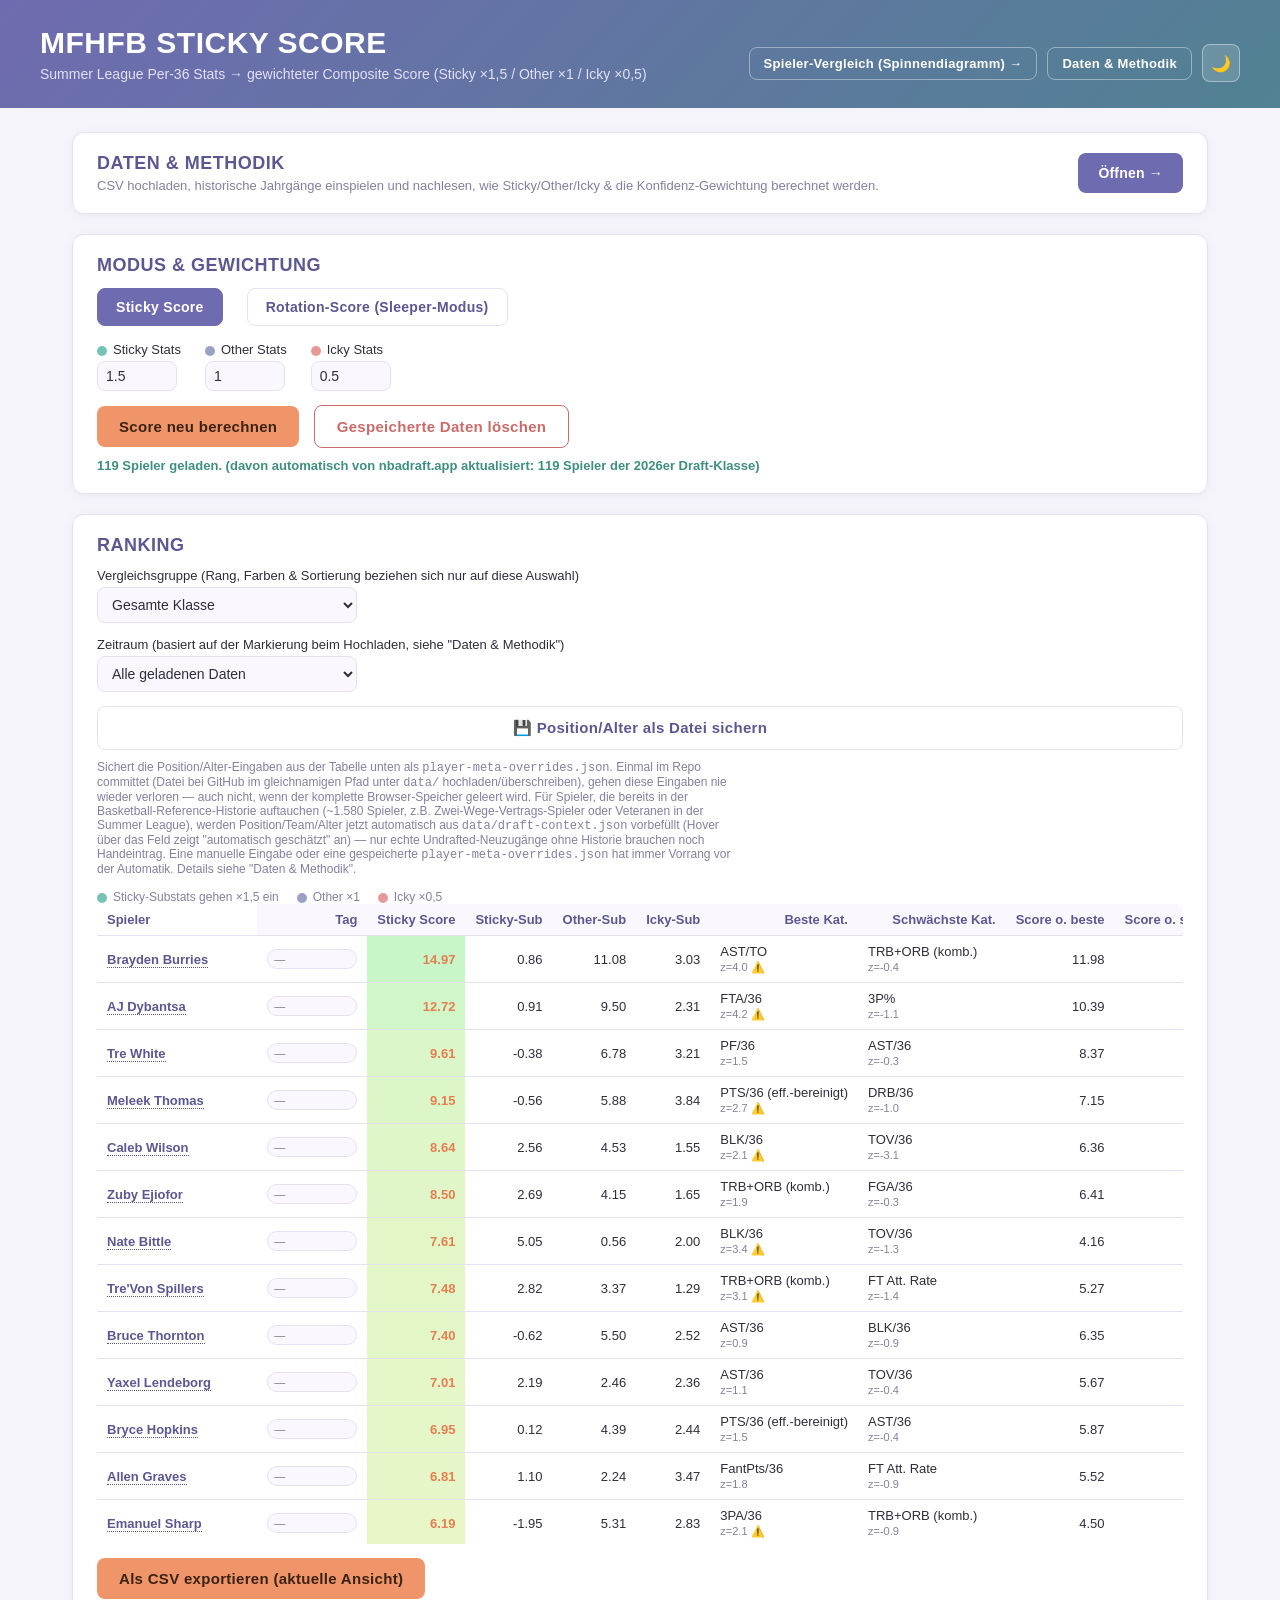
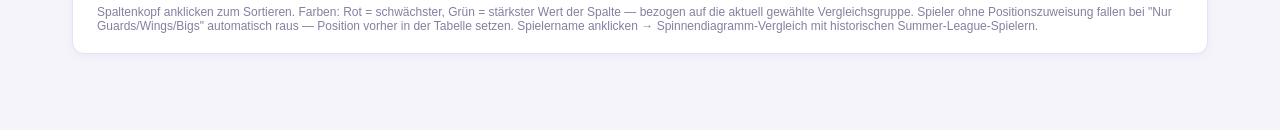
<file: index.html>
<!DOCTYPE html>
<html lang="de">
<head>
<meta charset="UTF-8">
<meta name="viewport" content="width=device-width, initial-scale=1.0">
<title>MFHFB Sticky Score</title>
<script>
(function(){
  try{
    var t = localStorage.getItem('mfhfb_theme');
    if(t === 'dark' || (!t && window.matchMedia('(prefers-color-scheme: dark)').matches)){
      document.documentElement.setAttribute('data-theme','dark');
    }
  }catch(e){}
})();
</script>
<link rel="stylesheet" href="css/style.css">
</head>
<body>

<header>
  <div class="header-row">
    <div>
      <h1>MFHFB Sticky Score</h1>
      <p>Summer League Per-36 Stats → gewichteter Composite Score (Sticky ×1,5 / Other ×1 / Icky ×0,5)</p>
    </div>
    <div class="header-actions">
      <nav><a href="player.html">Spieler-Vergleich (Spinnendiagramm) →</a></nav>
      <nav><a href="daten.html">Daten &amp; Methodik</a></nav>
      <button class="theme-toggle" id="themeToggle" aria-label="Dark Mode umschalten">🌙</button>
    </div>
  </div>
</header>

<main>

  <div class="card data-entry-card">
    <div class="txt">
      <h2>Daten &amp; Methodik</h2>
      <p>CSV hochladen, historische Jahrgänge einspielen und nachlesen, wie Sticky/Other/Icky &amp; die Konfidenz-Gewichtung berechnet werden.</p>
    </div>
    <a class="btn-link" href="daten.html">Öffnen →</a>
  </div>

  <div class="card">
    <h2>Modus &amp; Gewichtung</h2>
    <div class="weights" style="margin-bottom:16px;">
      <button id="modeStickyBtn" class="modeBtn modeActive">Sticky Score</button>
      <button id="modeRotationBtn" class="modeBtn">Rotation-Score (Sleeper-Modus)</button>
    </div>
    <div id="stickyModePanel">
      <div class="weights">
        <div class="weight-field">
          <label><span class="dot" style="background:var(--sticky)"></span>Sticky Stats</label>
          <input type="number" id="wSticky" value="1.5" step="0.1">
        </div>
        <div class="weight-field">
          <label><span class="dot" style="background:var(--other)"></span>Other Stats</label>
          <input type="number" id="wOther" value="1" step="0.1">
        </div>
        <div class="weight-field">
          <label><span class="dot" style="background:var(--icky)"></span>Icky Stats</label>
          <input type="number" id="wIcky" value="0.5" step="0.1">
        </div>
      </div>
    </div>
    <div id="rotationModePanel" style="display:none;">
      <p class="steps">
        Sucht nicht den vielseitigsten Spieler, sondern den mit <strong>einer klar tragfähigen NBA-Fähigkeit</strong> —
        das Muster hinter Spielern wie Fred VanVleet, Austin Reaves, T.J. McConnell oder Sam Hauser. Fließt ein:
        AST/TOV, STL/36 (höher gewichtet — historisch der stärkste Einzelprädiktor für NBA-Erfolg),
        FT% (nur bei ausreichend Volumen), 3P% (nur bei ausreichend Volumen), Effizienz bei geringem
        Scoring-Volumen. Ein Bonus, wenn genau <em>eine</em> dieser Kategorien stark heraussticht und der
        Rest unauffällig ist. Alter wird angezeigt, fließt aber bewusst <strong>nicht</strong> in den Score ein —
        Daten zu Second-Round-Picks zeigen, dass ältere Senioren sogar seltener in der Liga überleben als
        jüngere Spieler, "älter = fertiger" war zu pauschal.
      </p>
    </div>
    <button id="calcBtn">Score neu berechnen</button>
    <button id="resetBtn" class="btn-outline" style="margin-left:10px;color:var(--icky-strong);border-color:var(--icky-strong);">Gespeicherte Daten löschen</button>
    <div id="status"></div>
  </div>

  <div class="card" id="resultsCard" style="display:none;">
    <h2>Ranking</h2>
    <datalist id="tagOptions">
      <option value="My Guys">
      <option value="Targets">
    </datalist>
    <div class="weight-field" style="margin-bottom:14px;">
      <label>Vergleichsgruppe (Rang, Farben & Sortierung beziehen sich nur auf diese Auswahl)</label>
      <select id="positionFilter" style="padding:8px 10px;border:1px solid var(--border);border-radius:8px;font-size:14px;max-width:260px;">
        <option value="ALL">Gesamte Klasse</option>
        <option value="G">Nur Guards</option>
        <option value="W">Nur Wings</option>
        <option value="B">Nur Bigs</option>
      </select>
    </div>
    <div class="weight-field" style="margin-bottom:14px;">
      <label>Zeitraum (basiert auf der Markierung beim Hochladen, siehe "Daten & Methodik")</label>
      <select id="seasonFilter" style="padding:8px 10px;border:1px solid var(--border);border-radius:8px;font-size:14px;max-width:260px;">
        <option value="ALL">Alle geladenen Daten</option>
        <option value="2026">Nur 2026 Summer League</option>
      </select>
    </div>
    <div class="weight-field" style="margin-bottom:14px;">
      <button id="metaExportBtn" class="btn-outline" type="button">💾 Position/Alter als Datei sichern</button>
      <div class="hint" style="max-width:640px;">Sichert die Position/Alter-Eingaben aus der Tabelle unten als
      <code>player-meta-overrides.json</code>. Einmal im Repo committet (Datei bei GitHub im gleichnamigen Pfad
      unter <code>data/</code> hochladen/überschreiben), gehen diese Eingaben nie wieder verloren — auch nicht,
      wenn der komplette Browser-Speicher geleert wird. Für Spieler, die bereits in der Basketball-Reference-Historie
      auftauchen (~1.580 Spieler, z.B. Zwei-Wege-Vertrags-Spieler oder Veteranen in der Summer League), werden
      Position/Team/Alter jetzt automatisch aus <code>data/draft-context.json</code> vorbefüllt (Hover über das Feld
      zeigt "automatisch geschätzt" an) — nur echte Undrafted-Neuzugänge ohne Historie brauchen noch Handeintrag.
      Eine manuelle Eingabe oder eine gespeicherte <code>player-meta-overrides.json</code> hat immer Vorrang vor der
      Automatik. Details siehe "Daten & Methodik".</div>
    </div>
    <div class="legend" id="stickyLegend">
      <span><span class="dot" style="background:var(--sticky)"></span>Sticky-Substats gehen ×1,5 ein</span>
      <span><span class="dot" style="background:var(--other)"></span>Other ×1</span>
      <span><span class="dot" style="background:var(--icky)"></span>Icky ×0,5</span>
    </div>
    <div class="table-wrap">
      <table id="resultsTable">
        <thead><tr id="headRow"></tr></thead>
        <tbody id="bodyRows"></tbody>
      </table>
    </div>
    <button id="exportBtn" style="margin-top:14px;">Als CSV exportieren (aktuelle Ansicht)</button>
    <div class="hint">Spaltenkopf anklicken zum Sortieren. Farben: Rot = schwächster, Grün = stärkster Wert der Spalte — bezogen auf die aktuell gewählte Vergleichsgruppe. Spieler ohne Positionszuweisung fallen bei "Nur Guards/Wings/Bigs" automatisch raus — Position vorher in der Tabelle setzen. Spielername anklicken → Spinnendiagramm-Vergleich mit historischen Summer-League-Spielern.</div>
  </div>

</main>

<script src="js/theme.js"></script>
<script src="js/draft-lookup.js"></script>
<script src="js/stats.js"></script>
<script src="js/app.js"></script>
</body>
</html>
</file>
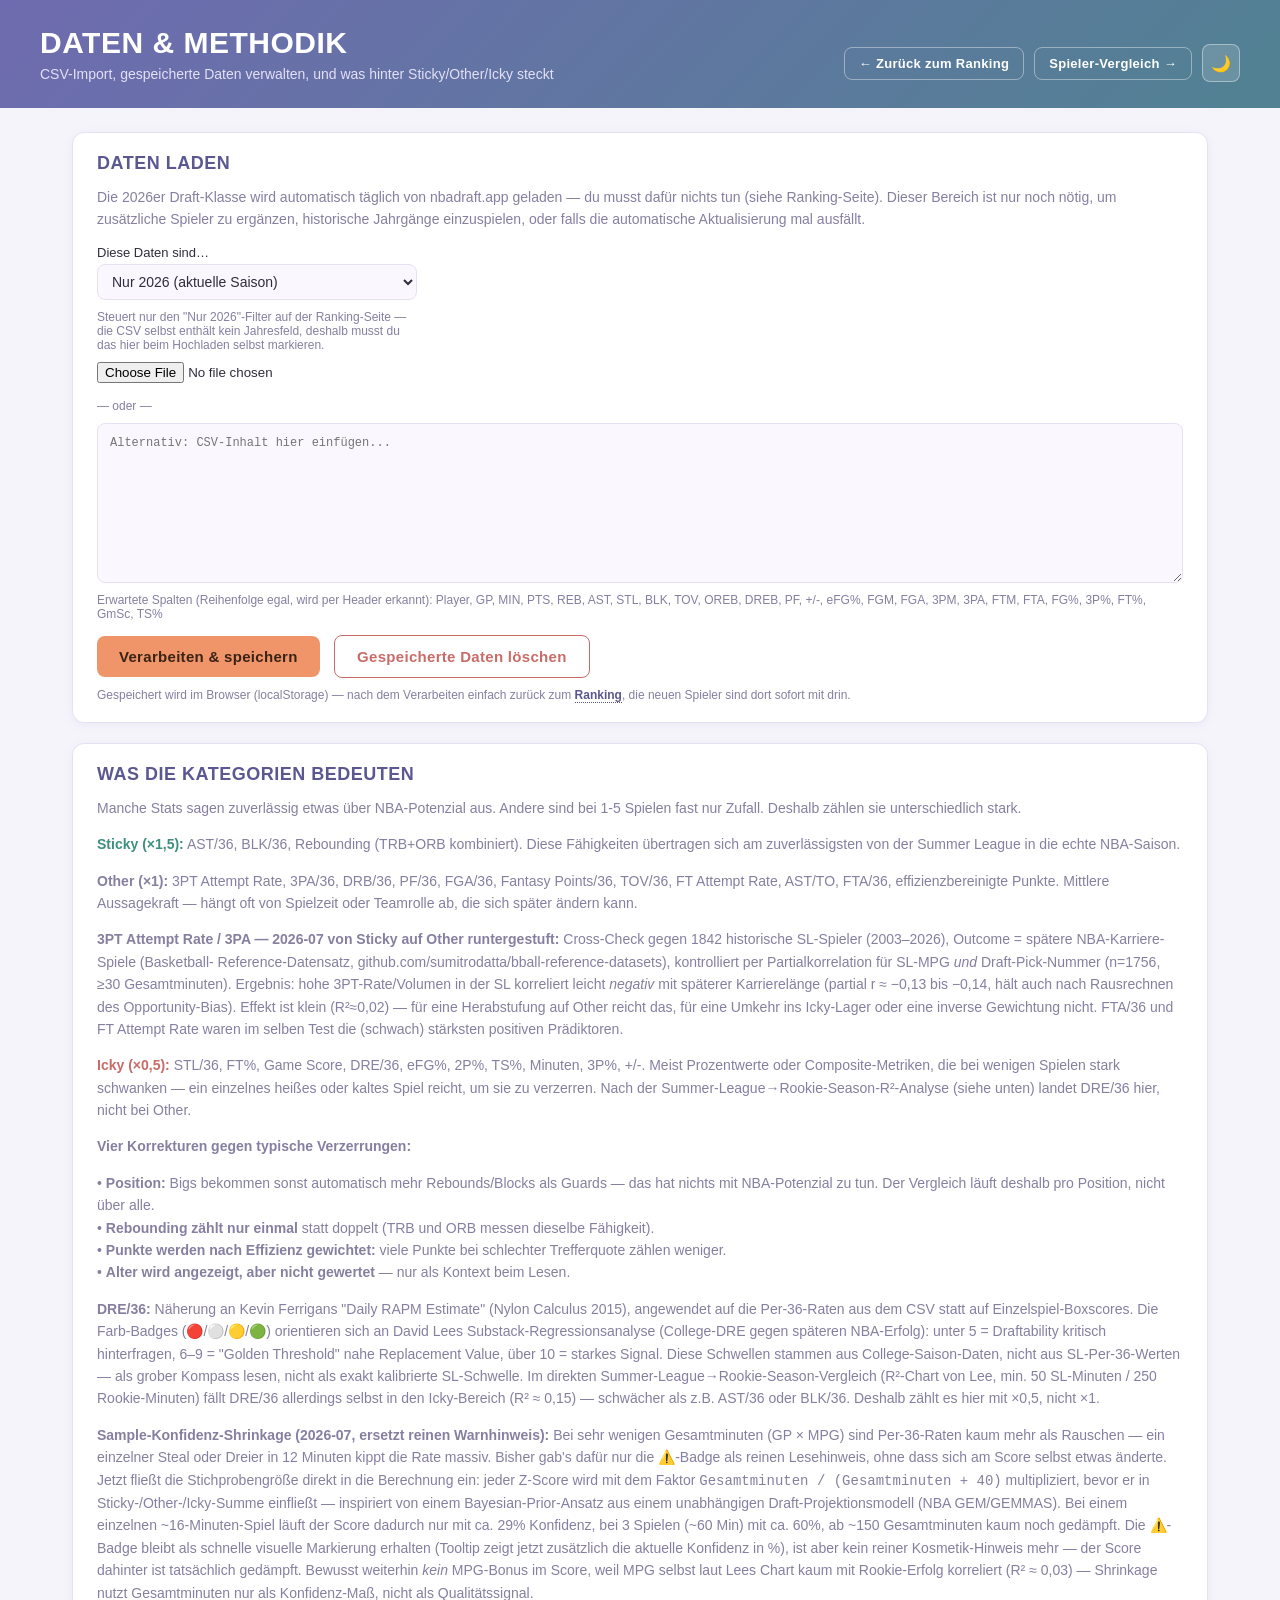
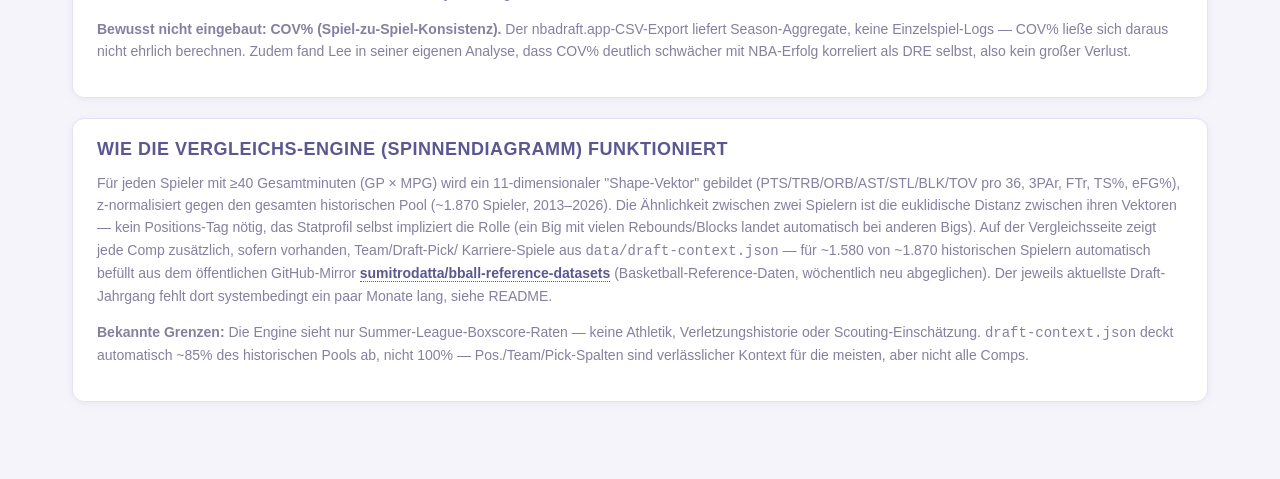
<file: daten.html>
<!DOCTYPE html>
<html lang="de">
<head>
<meta charset="UTF-8">
<meta name="viewport" content="width=device-width, initial-scale=1.0">
<title>MFHFB Sticky Score — Daten &amp; Methodik</title>
<script>
(function(){
  try{
    var t = localStorage.getItem('mfhfb_theme');
    if(t === 'dark' || (!t && window.matchMedia('(prefers-color-scheme: dark)').matches)){
      document.documentElement.setAttribute('data-theme','dark');
    }
  }catch(e){}
})();
</script>
<link rel="stylesheet" href="css/style.css">
</head>
<body>

<header>
  <div class="header-row">
    <div>
      <h1>Daten &amp; Methodik</h1>
      <p>CSV-Import, gespeicherte Daten verwalten, und was hinter Sticky/Other/Icky steckt</p>
    </div>
    <div class="header-actions">
      <nav><a href="index.html">← Zurück zum Ranking</a></nav>
      <nav><a href="player.html">Spieler-Vergleich →</a></nav>
      <button class="theme-toggle" id="themeToggle" aria-label="Dark Mode umschalten">🌙</button>
    </div>
  </div>
</header>

<main>

  <div class="card">
    <h2>Daten laden</h2>
    <p class="steps">
      Die 2026er Draft-Klasse wird automatisch täglich von nbadraft.app geladen — du musst dafür
      nichts tun (siehe Ranking-Seite). Dieser Bereich ist nur noch nötig, um zusätzliche Spieler zu ergänzen,
      historische Jahrgänge einzuspielen, oder falls die automatische Aktualisierung mal ausfällt.
    </p>
    <div class="weight-field" style="margin-bottom:10px;max-width:320px;">
      <label>Diese Daten sind…</label>
      <select id="seasonTagSelect" style="padding:8px 10px;border:1px solid var(--border);border-radius:8px;font-size:14px;width:100%;">
        <option value="2026">Nur 2026 (aktuelle Saison)</option>
        <option value="historisch">Historisch / alle Jahrgänge</option>
      </select>
      <div class="hint">Steuert nur den "Nur 2026"-Filter auf der Ranking-Seite — die CSV selbst enthält kein Jahresfeld, deshalb musst du das hier beim Hochladen selbst markieren.</div>
    </div>
    <input type="file" id="csvFile" accept=".csv" style="margin-bottom:10px;">
    <div class="hint" style="margin-bottom:10px;">— oder —</div>
    <textarea id="pasteInput" placeholder="Alternativ: CSV-Inhalt hier einfügen..."></textarea>
    <div class="hint" style="margin-bottom:14px;">Erwartete Spalten (Reihenfolge egal, wird per Header erkannt): Player, GP, MIN, PTS, REB, AST, STL, BLK, TOV, OREB, DREB, PF, +/-, eFG%, FGM, FGA, 3PM, 3PA, FTM, FTA, FG%, 3P%, FT%, GmSc, TS%</div>
    <button id="calcBtn">Verarbeiten &amp; speichern</button>
    <button id="resetBtn" class="btn-outline" style="margin-left:10px;color:var(--icky-strong);border-color:var(--icky-strong);">Gespeicherte Daten löschen</button>
    <div id="status"></div>
    <div class="hint" style="margin-top:10px;">Gespeichert wird im Browser (localStorage) — nach dem Verarbeiten einfach zurück zum <a class="player-link" href="index.html">Ranking</a>, die neuen Spieler sind dort sofort mit drin.</div>
  </div>

  <div class="card">
    <h2>Was die Kategorien bedeuten</h2>
    <p class="steps">
      Manche Stats sagen zuverlässig etwas über NBA-Potenzial aus. Andere sind bei 1-5 Spielen
      fast nur Zufall. Deshalb zählen sie unterschiedlich stark.
    </p>
    <p class="steps">
      <strong style="color:var(--sticky-strong)">Sticky (×1,5):</strong> AST/36, BLK/36, Rebounding (TRB+ORB
      kombiniert). Diese Fähigkeiten übertragen sich am zuverlässigsten von der Summer League in die
      echte NBA-Saison.
    </p>
    <p class="steps">
      <strong>Other (×1):</strong> 3PT Attempt Rate, 3PA/36, DRB/36, PF/36, FGA/36, Fantasy Points/36,
      TOV/36, FT Attempt Rate, AST/TO, FTA/36, effizienzbereinigte Punkte. Mittlere Aussagekraft —
      hängt oft von Spielzeit oder Teamrolle ab, die sich später ändern kann.
    </p>
    <p class="steps">
      <strong>3PT Attempt Rate / 3PA — 2026-07 von Sticky auf Other runtergestuft:</strong> Cross-Check
      gegen 1842 historische SL-Spieler (2003–2026), Outcome = spätere NBA-Karriere-Spiele (Basketball-
      Reference-Datensatz, github.com/sumitrodatta/bball-reference-datasets), kontrolliert per
      Partialkorrelation für SL-MPG <em>und</em> Draft-Pick-Nummer (n=1756, ≥30 Gesamtminuten). Ergebnis:
      hohe 3PT-Rate/Volumen in der SL korreliert leicht <em>negativ</em> mit späterer Karrierelänge
      (partial r ≈ −0,13 bis −0,14, hält auch nach Rausrechnen des Opportunity-Bias). Effekt ist klein
      (R²≈0,02) — für eine Herabstufung auf Other reicht das, für eine Umkehr ins Icky-Lager oder eine
      inverse Gewichtung nicht. FTA/36 und FT Attempt Rate waren im selben Test die (schwach) stärksten
      positiven Prädiktoren.
    </p>
    <p class="steps">
      <strong style="color:var(--icky-strong)">Icky (×0,5):</strong> STL/36, FT%, Game Score, DRE/36, eFG%, 2P%, TS%,
      Minuten, 3P%, +/-. Meist Prozentwerte oder Composite-Metriken, die bei wenigen Spielen stark
      schwanken — ein einzelnes heißes oder kaltes Spiel reicht, um sie zu verzerren. Nach der
      Summer-League→Rookie-Season-R²-Analyse (siehe unten) landet DRE/36 hier, nicht bei Other.
    </p>
    <p class="steps">
      <strong>Vier Korrekturen gegen typische Verzerrungen:</strong>
    </p>
    <p class="steps">
      • <strong>Position:</strong> Bigs bekommen sonst automatisch mehr Rebounds/Blocks als Guards —
      das hat nichts mit NBA-Potenzial zu tun. Der Vergleich läuft deshalb pro Position, nicht über alle.<br>
      • <strong>Rebounding zählt nur einmal</strong> statt doppelt (TRB und ORB messen dieselbe Fähigkeit).<br>
      • <strong>Punkte werden nach Effizienz gewichtet:</strong> viele Punkte bei schlechter Trefferquote
      zählen weniger.<br>
      • <strong>Alter wird angezeigt, aber nicht gewertet</strong> — nur als Kontext beim Lesen.
    </p>
    <p class="steps">
      <strong>DRE/36:</strong> Näherung an Kevin Ferrigans "Daily RAPM Estimate" (Nylon
      Calculus 2015), angewendet auf die Per-36-Raten aus dem CSV statt auf Einzelspiel-Boxscores.
      Die Farb-Badges (🔴/⚪/🟡/🟢) orientieren sich an David Lees Substack-Regressionsanalyse
      (College-DRE gegen späteren NBA-Erfolg): unter 5 = Draftability kritisch hinterfragen, 6–9
      = "Golden Threshold" nahe Replacement Value, über 10 = starkes Signal. Diese Schwellen stammen
      aus College-Saison-Daten, nicht aus SL-Per-36-Werten — als grober Kompass lesen, nicht als
      exakt kalibrierte SL-Schwelle. Im direkten Summer-League→Rookie-Season-Vergleich (R²-Chart von
      Lee, min. 50 SL-Minuten / 250 Rookie-Minuten) fällt DRE/36 allerdings selbst in den
      Icky-Bereich (R² ≈ 0,15) — schwächer als z.B. AST/36 oder BLK/36. Deshalb zählt es hier mit
      ×0,5, nicht ×1.
    </p>
    <p class="steps">
      <strong>Sample-Konfidenz-Shrinkage (2026-07, ersetzt reinen Warnhinweis):</strong> Bei sehr wenigen
      Gesamtminuten (GP × MPG) sind Per-36-Raten kaum mehr als Rauschen — ein einzelner Steal oder
      Dreier in 12 Minuten kippt die Rate massiv. Bisher gab's dafür nur die ⚠️-Badge als reinen
      Lesehinweis, ohne dass sich am Score selbst etwas änderte. Jetzt fließt die Stichprobengröße
      direkt in die Berechnung ein: jeder Z-Score wird mit dem Faktor <code>Gesamtminuten /
      (Gesamtminuten + 40)</code> multipliziert, bevor er in Sticky-/Other-/Icky-Summe einfließt —
      inspiriert von einem Bayesian-Prior-Ansatz aus einem unabhängigen Draft-Projektionsmodell
      (NBA GEM/GEMMAS). Bei einem einzelnen ~16-Minuten-Spiel läuft der Score dadurch nur mit ca.
      29% Konfidenz, bei 3 Spielen (~60 Min) mit ca. 60%, ab ~150 Gesamtminuten kaum noch gedämpft.
      Die ⚠️-Badge bleibt als schnelle visuelle Markierung erhalten (Tooltip zeigt jetzt zusätzlich
      die aktuelle Konfidenz in %), ist aber kein reiner Kosmetik-Hinweis mehr — der Score dahinter
      ist tatsächlich gedämpft. Bewusst weiterhin <em>kein</em> MPG-Bonus im Score, weil MPG selbst
      laut Lees Chart kaum mit Rookie-Erfolg korreliert (R² ≈ 0,03) — Shrinkage nutzt Gesamtminuten
      nur als Konfidenz-Maß, nicht als Qualitätssignal.
    </p>
    <p class="steps">
      <strong>Bewusst nicht eingebaut: COV% (Spiel-zu-Spiel-Konsistenz).</strong> Der nbadraft.app-CSV-Export
      liefert Season-Aggregate, keine Einzelspiel-Logs — COV% ließe sich daraus nicht ehrlich berechnen.
      Zudem fand Lee in seiner eigenen Analyse, dass COV% deutlich schwächer mit NBA-Erfolg korreliert
      als DRE selbst, also kein großer Verlust.
    </p>
  </div>

  <div class="card">
    <h2>Wie die Vergleichs-Engine (Spinnendiagramm) funktioniert</h2>
    <p class="steps">
      Für jeden Spieler mit ≥40 Gesamtminuten (GP × MPG) wird ein 11-dimensionaler "Shape-Vektor"
      gebildet (PTS/TRB/ORB/AST/STL/BLK/TOV pro 36, 3PAr, FTr, TS%, eFG%), z-normalisiert gegen den
      gesamten historischen Pool (~1.870 Spieler, 2013–2026). Die Ähnlichkeit zwischen zwei Spielern
      ist die euklidische Distanz zwischen ihren Vektoren — kein Positions-Tag nötig, das Statprofil
      selbst impliziert die Rolle (ein Big mit vielen Rebounds/Blocks landet automatisch bei anderen
      Bigs). Auf der Vergleichsseite zeigt jede Comp zusätzlich, sofern vorhanden, Team/Draft-Pick/
      Karriere-Spiele aus <code>data/draft-context.json</code> — für ~1.580 von ~1.870 historischen
      Spielern automatisch befüllt aus dem öffentlichen GitHub-Mirror
      <a class="player-link" href="https://github.com/sumitrodatta/bball-reference-datasets" target="_blank" rel="noopener">sumitrodatta/bball-reference-datasets</a>
      (Basketball-Reference-Daten, wöchentlich neu abgeglichen). Der jeweils aktuellste Draft-Jahrgang
      fehlt dort systembedingt ein paar Monate lang, siehe README.
    </p>
    <p class="steps">
      <strong>Bekannte Grenzen:</strong> Die Engine sieht nur Summer-League-Boxscore-Raten — keine
      Athletik, Verletzungshistorie oder Scouting-Einschätzung. <code>draft-context.json</code> deckt
      automatisch ~85% des historischen Pools ab, nicht 100% — Pos./Team/Pick-Spalten sind verlässlicher
      Kontext für die meisten, aber nicht alle Comps.
    </p>
  </div>

</main>

<script src="js/theme.js"></script>
<script src="js/stats.js"></script>
<script src="js/data-app.js"></script>
</body>
</html>
</file>
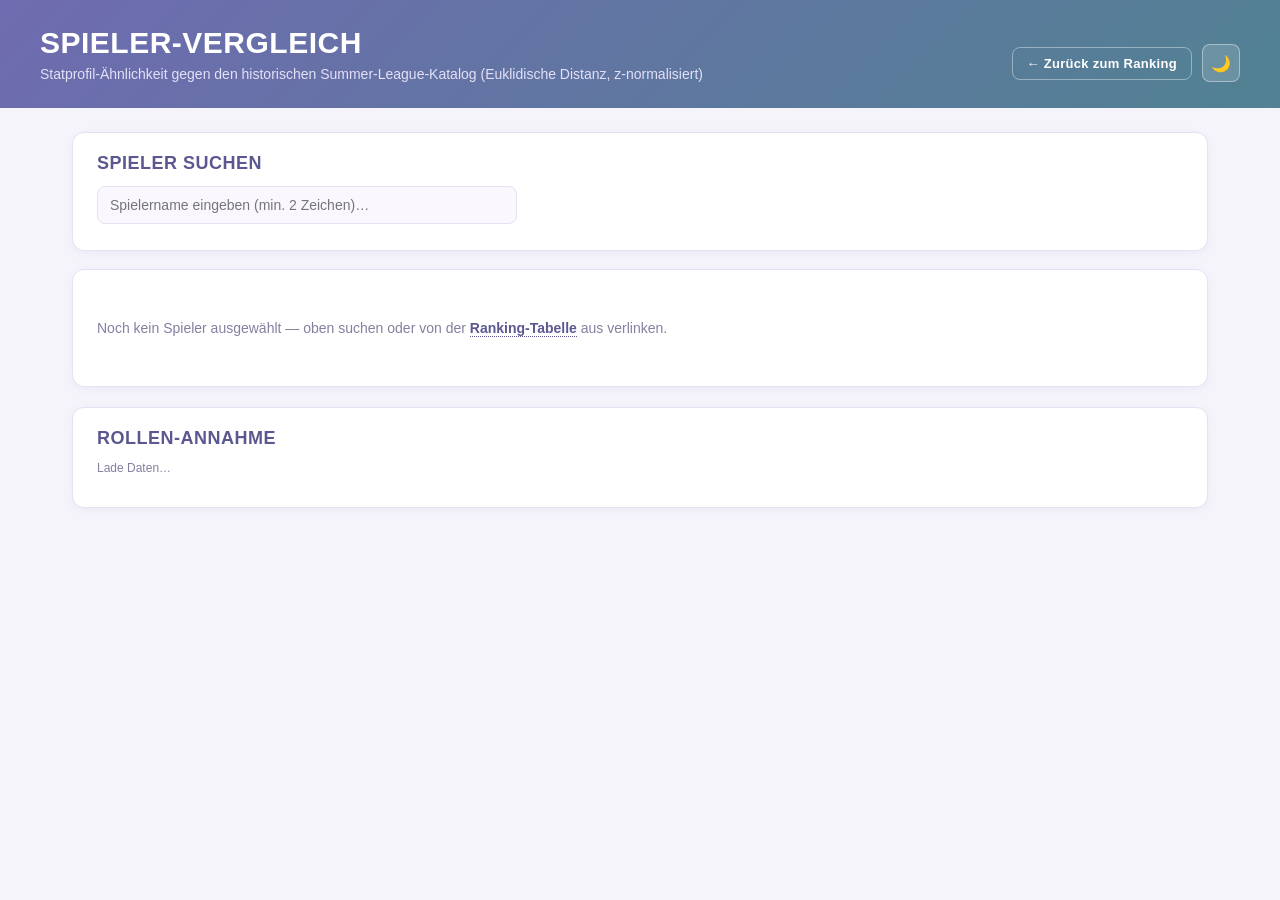
<file: player.html>
<!DOCTYPE html>
<html lang="de">
<head>
<meta charset="UTF-8">
<meta name="viewport" content="width=device-width, initial-scale=1.0">
<title>MFHFB Sticky Score — Spieler-Vergleich</title>
<script>
(function(){
  try{
    var t = localStorage.getItem('mfhfb_theme');
    if(t === 'dark' || (!t && window.matchMedia('(prefers-color-scheme: dark)').matches)){
      document.documentElement.setAttribute('data-theme','dark');
    }
  }catch(e){}
})();
</script>
<link rel="stylesheet" href="css/style.css">
</head>
<body>

<header>
  <div class="header-row">
    <div>
      <h1>Spieler-Vergleich</h1>
      <p>Statprofil-Ähnlichkeit gegen den historischen Summer-League-Katalog (Euklidische Distanz, z-normalisiert)</p>
    </div>
    <div class="header-actions">
      <nav><a href="index.html">← Zurück zum Ranking</a></nav>
      <button class="theme-toggle" id="themeToggle" aria-label="Dark Mode umschalten">🌙</button>
    </div>
  </div>
</header>

<main>

  <div class="card player-picker">
    <h2>Spieler suchen</h2>
    <input type="text" id="playerSearch" placeholder="Spielername eingeben (min. 2 Zeichen)…" autocomplete="off">
    <div class="picker-results" id="pickerResults"></div>
    <div id="pageStatus" class="hint"></div>
  </div>

  <div class="card">
    <div class="player-hero" id="playerHero">
      <div class="empty-state">Lade Daten…</div>
    </div>
  </div>

  <div class="card" id="successCard" style="display:none;">
    <h2>NBA-Erfolgs-Anhaltspunkt</h2>
    <div id="successBadge"></div>
  </div>

  <div class="card" id="roleCard">
    <h2>Rollen-Annahme</h2>
    <div id="roleProfile"><p class="hint">Lade Daten…</p></div>
  </div>

  <div class="card" id="compCard" style="display:none;">
    <h2>Engste historische Vergleichsspieler</h2>
    <p class="steps">
      Berechnet über 11 Shape-Stats (PTS/TRB/ORB/AST/STL/BLK/TOV pro 36, 3PAr, FTr, TS%, eFG%),
      z-normalisiert gegen alle Spieler mit ≥40 Gesamtminuten im aktuellen Datenbestand. Der
      "Match"-Wert ist eine grobe visuelle Einordnung der Distanz, keine statistische Kennzahl.
      "Ähnlichste Stats" / "Größte Unterschiede" zeigen, welche der 11 Shape-Stats bei diesem
      Vergleich die kleinste bzw. größte z-Differenz zum Zielspieler haben. Team/Pick/Karriere-Spiele
      stammen aus dem separat gepflegten Zusatz-Datensatz (siehe "Daten & Methodik") und sind nur für
      einen Teil der historischen Spieler hinterlegt.
    </p>
    <div class="table-wrap" style="max-height:none;">
      <table class="comp-table">
        <thead>
          <tr><th>#</th><th>Spieler</th><th>Match</th><th>Ähnlichste Stats</th><th>Größte Unterschiede</th><th>Pos.</th><th>Team (Jahr)</th><th>Pick</th><th>Karriere-Spiele</th></tr>
        </thead>
        <tbody id="compBody"></tbody>
      </table>
    </div>
    <div class="context-note">
      Match-% und Stat-Spalten stammen ausschließlich aus den Summer-League-Statlinien im aktuellen
      Datenbestand. Team/Pick/Karriere-Spiele sind Zusatzkontext aus einer separaten, unvollständigen
      Quelle — fehlt ein Eintrag, steht "—".
    </div>
  </div>

</main>

<script src="js/theme.js"></script>
<script src="js/draft-lookup.js"></script>
<script src="js/stats.js"></script>
<script src="js/similarity.js"></script>
<script src="js/radar.js"></script>
<script src="js/player-app.js"></script>
</body>
</html>
</file>
<file: css/style.css>
:root{
  --bg:#f6f4fb;
  --bg-soft:#efeaf9;
  --card:#ffffff;
  --card-alt:#faf8fe;
  --border:#e6e1f2;
  --text:#2f2d3d;
  --muted:#867fa0;

  --navy:#5b5891;            /* headings / accent text */
  --accent-strong:#6f6bb0;   /* solid fills: header, active buttons */
  --accent-strong-hover:#5d5a97;

  --orange:#f0946a;          /* primary CTA */
  --orange-hover:#e57e50;

  --sticky:#74c3b4;
  --sticky-strong:#3f8f80;
  --other:#9aa2c4;
  --other-strong:#5c6491;
  --icky:#e79997;
  --icky-strong:#c96b68;

  --shadow:0 2px 10px rgba(91,88,145,0.08);
  --header-text:#ffffff;
  --header-muted:#e3e0f7;
}

[data-theme="dark"]{
  --bg:#1b1a25;
  --bg-soft:#211f2e;
  --card:#252434;
  --card-alt:#2b2a3c;
  --border:#3c3a54;
  --text:#e9e7f7;
  --muted:#a7a2c4;

  --navy:#bdb8f5;
  --accent-strong:#7873c9;
  --accent-strong-hover:#8d87dd;

  --orange:#f0a37a;
  --orange-hover:#f6b892;

  --sticky:#7fd6c6;
  --sticky-strong:#a6e8db;
  --other:#a6aed0;
  --other-strong:#c7ccea;
  --icky:#eba9a7;
  --icky-strong:#f2c1bf;

  --shadow:0 2px 16px rgba(0,0,0,0.4);
  --header-text:#f4f2ff;
  --header-muted:#cbc6ea;
}

*{box-sizing:border-box;}
body{
  margin:0;
  font-family:-apple-system,Segoe UI,Roboto,Helvetica,Arial,sans-serif;
  background:var(--bg);
  color:var(--text);
  transition:background 0.15s ease, color 0.15s ease;
}

header{
  background:linear-gradient(135deg, var(--accent-strong), var(--sticky-strong) 160%);
  color:var(--header-text);
  padding:26px 32px;
}
header .header-row{
  max-width:1200px;
  margin:0 auto;
  display:flex;
  justify-content:space-between;
  align-items:flex-end;
  flex-wrap:wrap;
  gap:14px;
}
header h1{
  font-family:'Barlow Condensed',Impact,sans-serif;
  font-weight:700;
  letter-spacing:0.5px;
  margin:0;
  font-size:30px;
  text-transform:uppercase;
}
header p{
  margin:6px 0 0;
  color:var(--header-muted);
  font-size:14px;
}
header .header-actions{
  display:flex;
  align-items:center;
  gap:10px;
  flex-wrap:wrap;
}
header nav a{
  color:var(--header-text);
  text-decoration:none;
  font-size:13px;
  font-weight:600;
  border:1px solid rgba(255,255,255,0.4);
  padding:8px 14px;
  border-radius:8px;
  letter-spacing:0.3px;
  white-space:nowrap;
}
header nav a:hover{background:rgba(255,255,255,0.14);}

.theme-toggle{
  background:rgba(255,255,255,0.14);
  border:1px solid rgba(255,255,255,0.4);
  color:var(--header-text);
  width:38px;height:38px;
  border-radius:8px;
  cursor:pointer;
  font-size:16px;
  display:flex;align-items:center;justify-content:center;
  padding:0;
  flex:0 0 auto;
}
.theme-toggle:hover{background:rgba(255,255,255,0.24);}

main{
  max-width:1200px;
  margin:0 auto;
  padding:24px 32px 60px;
}
.card{
  background:var(--card);
  border:1px solid var(--border);
  border-radius:12px;
  padding:20px 24px;
  margin-bottom:20px;
  box-shadow:var(--shadow);
}
.card h2{
  font-family:'Barlow Condensed',Impact,sans-serif;
  text-transform:uppercase;
  font-size:18px;
  letter-spacing:0.5px;
  color:var(--navy);
  margin:0 0 12px;
}
.steps{
  font-size:14px;
  color:var(--muted);
  line-height:1.6;
  margin:0 0 14px;
}
textarea{
  width:100%;
  min-height:160px;
  font-family:'SFMono-Regular',Consolas,monospace;
  font-size:12px;
  border:1px solid var(--border);
  border-radius:8px;
  padding:12px;
  resize:vertical;
  background:var(--card-alt);
  color:var(--text);
}
.weights{
  display:flex;
  gap:24px;
  flex-wrap:wrap;
  margin-bottom:14px;
}
.weight-field{
  display:flex;
  flex-direction:column;
  gap:4px;
  font-size:13px;
  color:var(--text);
}
.weight-field input, .weight-field select{
  background:var(--card-alt);
  color:var(--text);
}
.weight-field input{
  width:80px;
  padding:6px 8px;
  border:1px solid var(--border);
  border-radius:8px;
  font-size:14px;
}
.dot{display:inline-block;width:10px;height:10px;border-radius:50%;margin-right:6px;vertical-align:middle;}
button{
  background:var(--orange);
  color:#3a2314;
  border:none;
  padding:12px 22px;
  border-radius:8px;
  font-size:15px;
  font-weight:600;
  cursor:pointer;
  letter-spacing:0.3px;
}
[data-theme="dark"] button{color:#2b1a10;}
button:hover{background:var(--orange-hover);}
button.btn-outline{
  background:transparent;
  color:var(--navy);
  border:1px solid var(--border);
}
button.btn-outline:hover{background:var(--card-alt);}
#status{
  margin-top:10px;
  font-size:13px;
  color:var(--muted);
}
#status.error{color:var(--icky-strong);font-weight:600;}
#status.ok{color:var(--sticky-strong);font-weight:600;}
table{
  width:100%;
  border-collapse:collapse;
  font-size:13px;
}
th,td{
  padding:8px 10px;
  border-bottom:1px solid var(--border);
  text-align:right;
  white-space:nowrap;
}
th{
  cursor:pointer;
  background:var(--card-alt);
  color:var(--navy);
  font-weight:700;
  position:sticky;
  top:0;
  user-select:none;
}
th:hover{background:var(--bg-soft);}
td:first-child, th:first-child{text-align:left;position:sticky;left:0;background:inherit;}
tbody tr:hover{background:var(--card-alt);}
.table-wrap{overflow-x:auto;max-height:640px;border-radius:8px;}
.rank{color:var(--muted);width:30px;}
.total-col{font-weight:700;color:var(--orange-hover);}
.legend{display:flex;gap:18px;font-size:12px;color:var(--muted);margin-top:10px;flex-wrap:wrap;}
.hint{font-size:12px;color:var(--muted);margin-top:6px;}
.cell-best{background:rgba(63,143,128,0.18); font-weight:600;}
.cell-worst{background:rgba(201,107,104,0.18); font-weight:600;}
.cat-note{font-size:11px;color:var(--muted);}
.modeBtn{
  background:var(--card); color:var(--navy); border:1px solid var(--border);
  padding:10px 18px; border-radius:8px; font-size:14px; font-weight:600; cursor:pointer;
}
.modeBtn.modeActive{background:var(--accent-strong); color:#fff; border-color:var(--accent-strong);}
details.card summary{
  font-family:'Barlow Condensed',Impact,sans-serif;
  text-transform:uppercase;
  font-size:18px;
  letter-spacing:0.5px;
  color:var(--navy);
  cursor:pointer;
  list-style:none;
}
details.card summary::-webkit-details-marker{display:none;}
details.card summary::before{content:"▸ "; display:inline-block; transition:transform 0.15s;}
details.card[open] summary::before{content:"▾ ";}
.tagInput{
  width:90px;
  font-size:11px;
  padding:3px 6px;
  border-radius:10px;
  border:1px solid var(--border);
  text-align:left;
  background:var(--card-alt);
  color:var(--text);
}
.tagInput.tag-myguys{background:rgba(240,148,106,0.18); border-color:var(--orange); color:var(--orange-hover); font-weight:600;}
.tagInput.tag-targets{background:rgba(111,107,176,0.18); border-color:var(--accent-strong); color:var(--navy); font-weight:600;}
a.player-link{color:var(--navy); font-weight:600; text-decoration:none; border-bottom:1px dotted var(--navy);}
a.player-link:hover{color:var(--orange-hover); border-color:var(--orange-hover);}

/* ---------- Datenkarte / Einstiegsbutton (index.html) ---------- */
.data-entry-card{
  display:flex; align-items:center; justify-content:space-between; gap:16px; flex-wrap:wrap;
}
.data-entry-card .txt h2{margin-bottom:4px;}
.data-entry-card .txt p{margin:0; font-size:13px; color:var(--muted);}
a.btn-link{
  display:inline-block;
  background:var(--accent-strong); color:#fff; text-decoration:none;
  padding:12px 20px; border-radius:8px; font-size:14px; font-weight:600; letter-spacing:0.2px;
  white-space:nowrap;
}
a.btn-link:hover{background:var(--accent-strong-hover);}
a.btn-link.btn-link-ghost{
  background:transparent; color:var(--navy); border:1px solid var(--border);
}
a.btn-link.btn-link-ghost:hover{background:var(--card-alt);}

/* ---------- Vergleichsseite (player.html) ---------- */
.player-hero{
  display:flex;
  gap:28px;
  flex-wrap:wrap;
  align-items:flex-start;
}
.player-hero .radar-col{flex:0 0 420px; max-width:100%;}
.player-hero .info-col{flex:1; min-width:260px;}
.player-title{
  font-family:'Barlow Condensed',Impact,sans-serif;
  text-transform:uppercase;
  font-size:30px;
  letter-spacing:0.5px;
  color:var(--navy);
  margin:0 0 4px;
}
.player-subtitle{color:var(--muted); font-size:14px; margin:0 0 14px;}
.external-link{
  display:inline-flex; align-items:center; gap:6px;
  font-size:12.5px; color:var(--navy); text-decoration:none;
  border:1px solid var(--border); border-radius:20px; padding:6px 12px;
  margin-bottom:14px; background:var(--card-alt);
}
.external-link:hover{border-color:var(--accent-strong); color:var(--accent-strong-hover);}
.statline-grid{
  display:grid;
  grid-template-columns:repeat(auto-fill,minmax(88px,1fr));
  gap:10px;
  margin-top:10px;
}
.statline-grid .stat-box{
  background:var(--card-alt);
  border:1px solid var(--border);
  border-radius:8px;
  padding:8px 10px;
  text-align:center;
}
.statline-grid .stat-box .v{font-size:16px;font-weight:700;color:var(--navy);}
.statline-grid .stat-box .k{font-size:10px;color:var(--muted);text-transform:uppercase;letter-spacing:0.4px;}
.comp-table{width:100%;border-collapse:collapse;font-size:13px;margin-top:6px;}
.comp-table th, .comp-table td{padding:9px 10px;border-bottom:1px solid var(--border);text-align:left;}
.comp-table th{background:var(--card-alt);color:var(--navy);font-size:12px;text-transform:uppercase;letter-spacing:0.3px;}
.comp-table tr:hover td{background:var(--card-alt);}
.comp-match-bar{
  display:inline-block;height:8px;border-radius:4px;background:var(--sticky);vertical-align:middle;
}
.comp-match-track{display:inline-block;width:80px;height:8px;border-radius:4px;background:var(--bg-soft);vertical-align:middle;}
.context-note{font-size:12px;color:var(--muted);background:var(--card-alt);border:1px solid var(--border);border-radius:8px;padding:10px 12px;margin-top:12px;}

.success-badge{
  display:flex; align-items:center; gap:14px; flex-wrap:wrap;
  background:var(--card-alt); border:1px solid var(--border); border-radius:10px;
  padding:14px 16px; margin-top:4px;
}
.success-badge .num{font-family:'Barlow Condensed',Impact,sans-serif; font-size:34px; color:var(--sticky-strong); line-height:1;}
.success-badge .lbl{font-size:12px; color:var(--muted); max-width:520px; line-height:1.5;}
.success-badge.empty .num{color:var(--muted); font-size:20px;}

.role-grid{display:grid;grid-template-columns:1fr 1fr;gap:16px;margin-bottom:14px;}
.role-grid h3{font-size:13px;text-transform:uppercase;letter-spacing:0.3px;color:var(--navy);margin:0 0 6px;}
.role-grid ul{margin:0;padding-left:18px;font-size:13px;line-height:1.5;}
.role-assumption h3{font-size:13px;text-transform:uppercase;letter-spacing:0.3px;color:var(--navy);margin:0 0 8px;}
.role-tag{background:var(--card-alt);border:1px solid var(--border);border-radius:8px;padding:10px 12px;font-size:13px;line-height:1.5;margin-bottom:8px;}
.role-tag strong{color:var(--navy);}
@media (max-width:640px){.role-grid{grid-template-columns:1fr;}}
.player-picker{margin-bottom:18px;}
.player-picker input{
  width:100%;max-width:420px;padding:10px 12px;border:1px solid var(--border);border-radius:8px;font-size:14px;
  background:var(--card-alt); color:var(--text);
}
.picker-results{
  border:1px solid var(--border);border-radius:8px;margin-top:6px;max-width:420px;
  max-height:260px;overflow-y:auto;background:var(--card);display:none;
}
.picker-results div{padding:8px 12px;cursor:pointer;font-size:13px;border-bottom:1px solid var(--border);}
.picker-results div:last-child{border-bottom:none;}
.picker-results div:hover{background:var(--card-alt);}
.empty-state{color:var(--muted);font-size:14px;padding:30px 0;text-align:center;}
</file>
